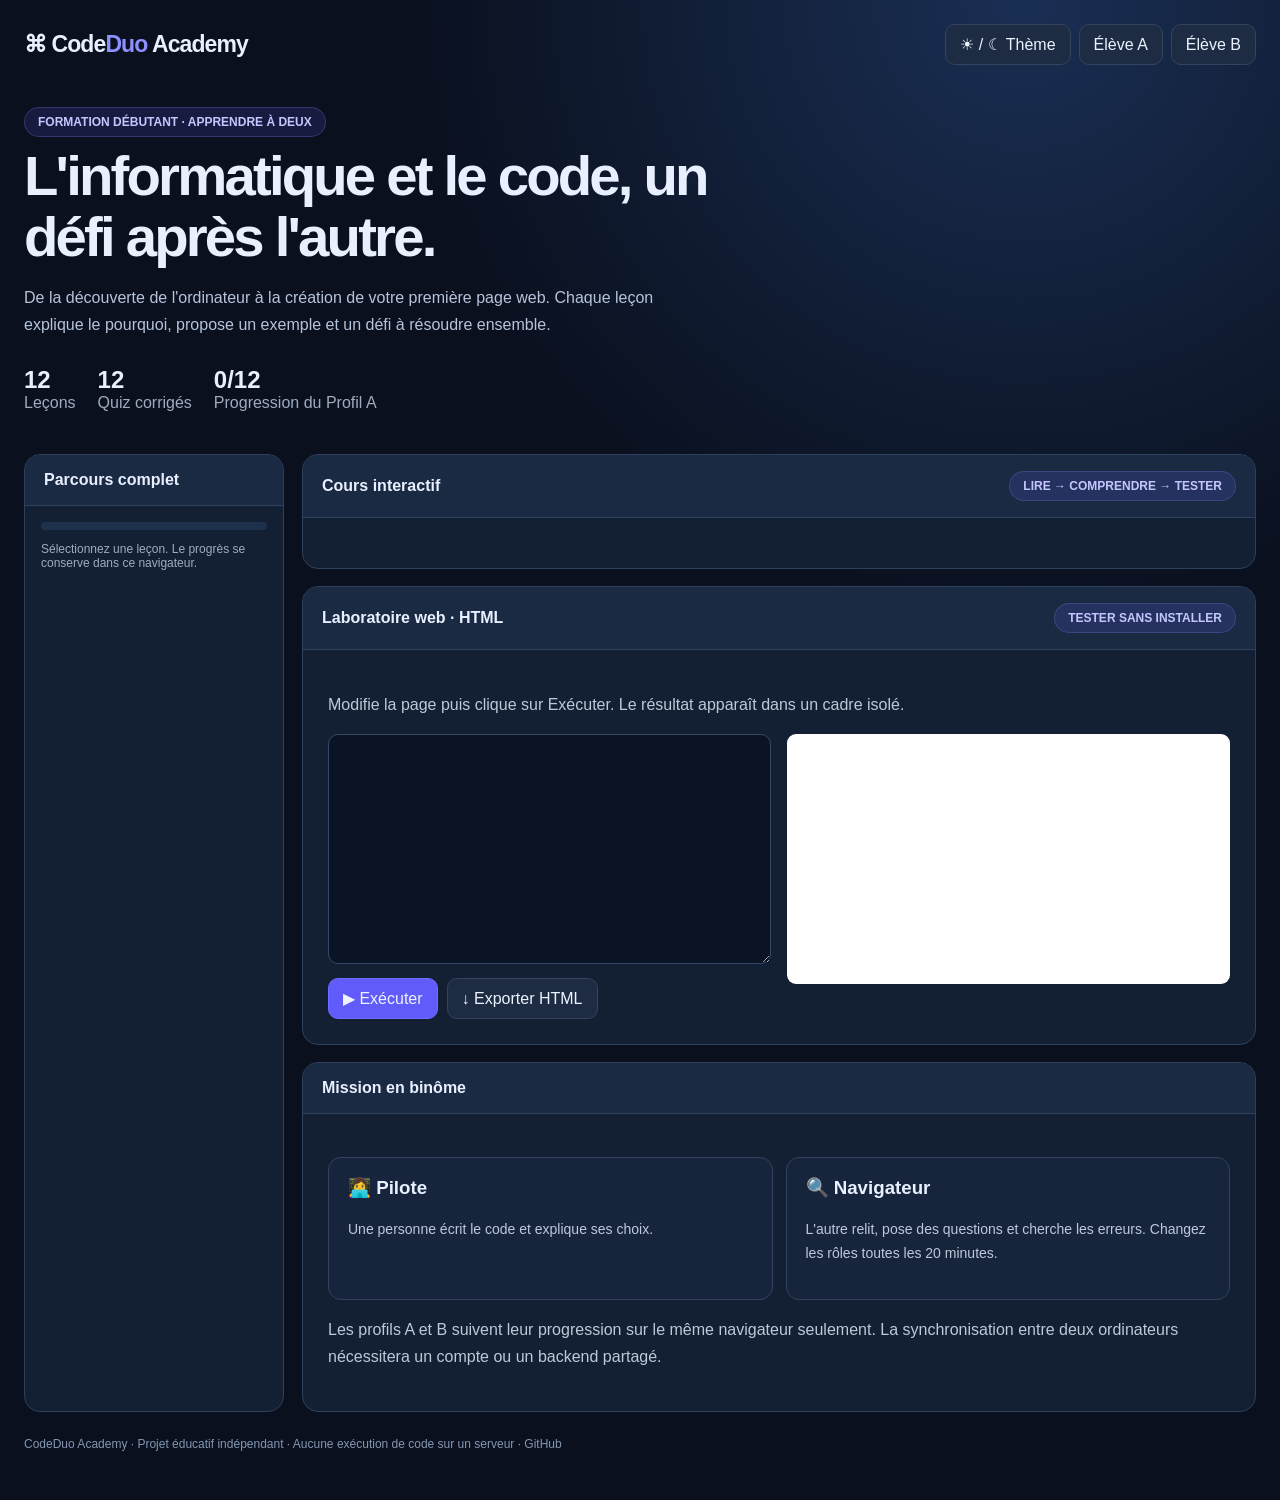
<file: initiation-duo/index.html>
<!doctype html><html lang="fr"><head><meta charset="utf-8"><meta name="viewport" content="width=device-width,initial-scale=1"><title>CodeDuo — Initiation à l'informatique et au code</title><link rel="stylesheet" href="./style.css"></head><body><div class="shell"><header class="top"><div class="brand">⌘ Code<span>Duo</span> Academy</div><div class="twin"><button id="theme">☀ / ☾ Thème</button><button data-profile="A">Élève A</button><button data-profile="B">Élève B</button></div></header><section class="hero"><div><span class="pill">FORMATION DÉBUTANT · APPRENDRE À DEUX</span><h1>L'informatique et le code, un défi après l'autre.</h1><p>De la découverte de l'ordinateur à la création de votre première page web. Chaque leçon explique le pourquoi, propose un exemple et un défi à résoudre ensemble.</p><div class="stats"><div><strong>12</strong><span class="muted">Leçons</span></div><div><strong>12</strong><span class="muted">Quiz corrigés</span></div><div><strong id="complete">0/12</strong><span class="muted">Progression du <span id="profile">Profil A</span></span></div></div></div></section><section class="layout"><aside class="panel"><div class="bar">Parcours complet</div><div style="padding:16px"><div class="progress"><i id="bar"></i></div><p class="muted" style="font-size:12px">Sélectionnez une leçon. Le progrès se conserve dans ce navigateur.</p></div><div class="nav" id="modules"></div></aside><main style="display:flex;flex-direction:column;gap:17px"><section class="panel"><div class="bar">Cours interactif <span class="pill">LIRE → COMPRENDRE → TESTER</span></div><div class="content" id="lesson"></div></section><section class="panel"><div class="bar">Laboratoire web · HTML <span class="pill">TESTER SANS INSTALLER</span></div><div class="content"><p>Modifie la page puis clique sur Exécuter. Le résultat apparaît dans un cadre isolé.</p><div class="grid2"><div><textarea id="code" class="edit" spellcheck="false" aria-label="Code HTML"></textarea><div style="display:flex;gap:9px;margin-top:10px"><button id="run" class="primary">▶ Exécuter</button><button id="download">↓ Exporter HTML</button></div></div><div><iframe id="preview" title="Aperçu de la page HTML" sandbox="allow-scripts" style="background:white;border:0;border-radius:9px;width:100%;min-height:250px"></iframe></div></div></div></section><section class="panel"><div class="bar">Mission en binôme</div><div class="content"><div class="tasks"><div class="task"><h3>👩‍💻 Pilote</h3><p>Une personne écrit le code et explique ses choix.</p></div><div class="task"><h3>🔍 Navigateur</h3><p>L'autre relit, pose des questions et cherche les erreurs. Changez les rôles toutes les 20 minutes.</p></div></div><p class="muted">Les profils A et B suivent leur progression sur le même navigateur seulement. La synchronisation entre deux ordinateurs nécessitera un compte ou un backend partagé.</p></div></section></main></section><footer class="footer">CodeDuo Academy · Projet éducatif indépendant · Aucune exécution de code sur un serveur · GitHub</footer></div><script src="./app.js"></script></body></html>
</file>
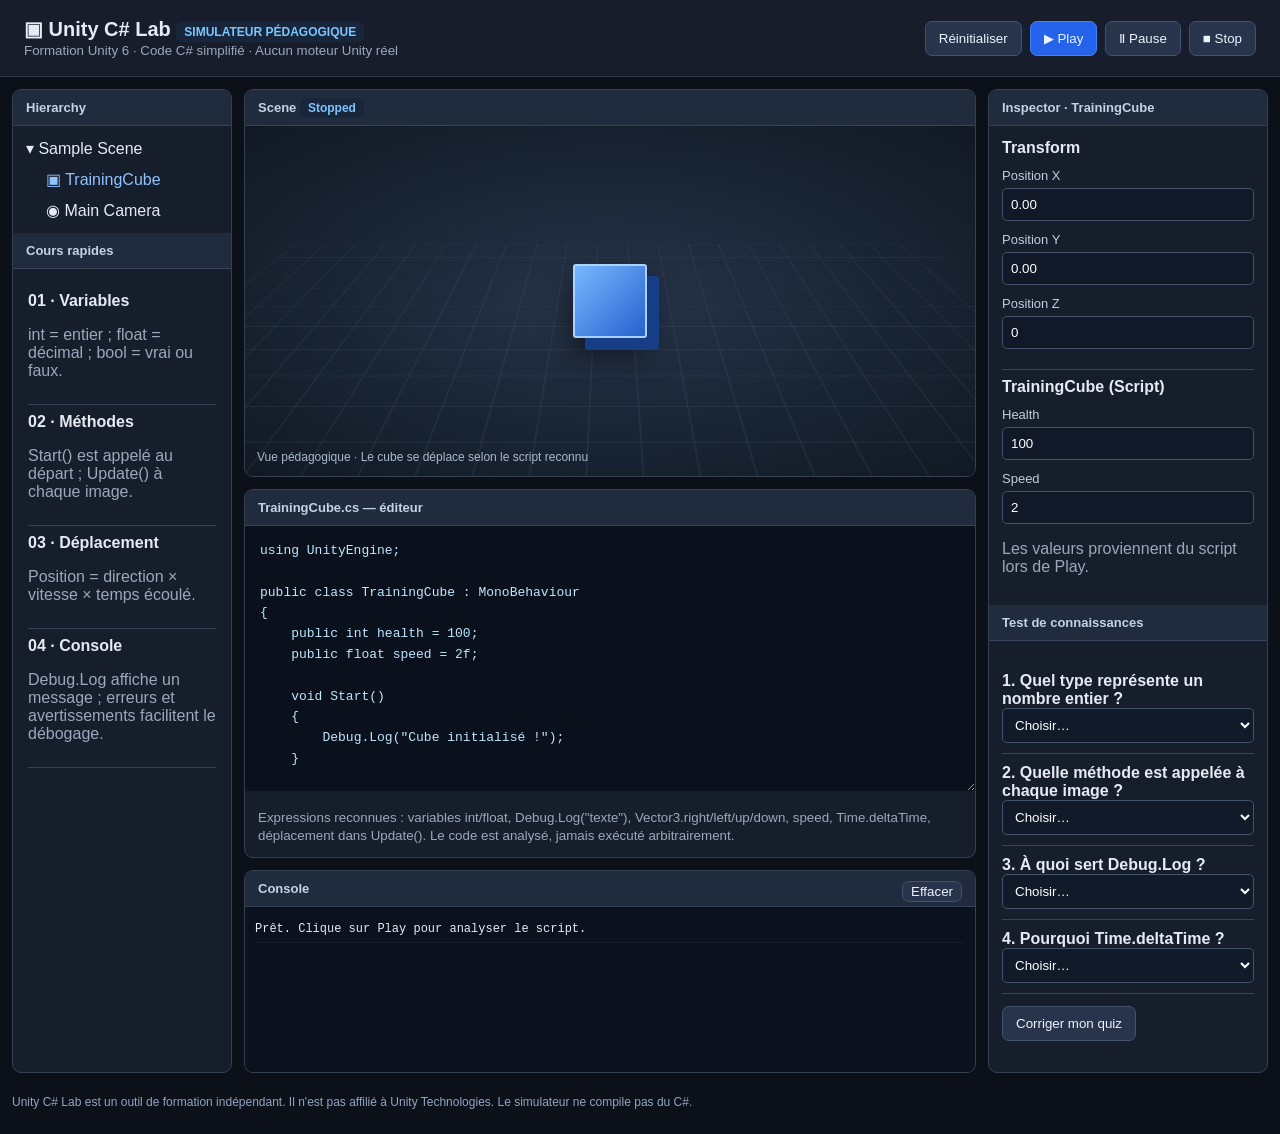
<file: unity-csharp-lab/index.html>
<!DOCTYPE html><html lang="fr"><head><meta charset="utf-8"><meta name="viewport" content="width=device-width,initial-scale=1"><title>Unity C# Lab</title><style>
:root{font-family:Inter,Segoe UI,sans-serif;color:#e6eaf4;background:#0c1018}*{box-sizing:border-box}body{margin:0}header{background:#171d2a;padding:17px 24px;border-bottom:1px solid #30394d;display:flex;align-items:center;justify-content:space-between}h1{font-size:20px;margin:0}small,.muted{color:#9ba8bc}nav{display:flex;gap:8px}button{background:#28344b;color:#ecf2ff;border:1px solid #43526f;border-radius:7px;padding:9px 13px;cursor:pointer}button:hover{background:#395073}.primary{background:#2563eb;border-color:#4180ff}main{display:grid;grid-template-columns:220px 1fr 280px;gap:12px;padding:12px;max-width:1600px;margin:auto}.panel{border:1px solid #344052;border-radius:9px;background:#161e2b;overflow:hidden}.head{padding:10px 13px;font-size:13px;background:#202b3d;color:#c3d2e9;border-bottom:1px solid #364359;font-weight:700}.body{padding:13px}.scene{position:relative;min-height:350px;background:radial-gradient(ellipse at center,#263348,#101923);overflow:hidden}.grid{position:absolute;inset:0;background-image:linear-gradient(#6d86a122 1px,transparent 1px),linear-gradient(90deg,#6d86a122 1px,transparent 1px);background-size:35px 35px;transform:perspective(470px) rotateX(48deg) scale(1.4);transform-origin:center 80%;pointer-events:none}.cube{position:absolute;width:74px;height:74px;background:linear-gradient(135deg,#78b8ff,#2761cf);box-shadow:12px 12px 0 #163d86,0 15px 30px #0008;border:2px solid #a7d3ff;border-radius:3px;top:50%;left:50%;transform:translate(-50%,-50%);transition:none}.scene-label{position:absolute;bottom:12px;left:12px;color:#aab8ce;font-size:12px}.indicator{padding:3px 8px;border-radius:5px;background:#17263b;color:#7cc6ff;font-size:12px}textarea{width:100%;min-height:265px;resize:vertical;background:#0b111c;color:#bfe6ff;font:13px/1.6 Consolas,monospace;border:0;padding:15px;outline:none;tab-size:4}input{width:100%;background:#111929;border:1px solid #40506d;color:white;border-radius:5px;padding:8px}label{display:block;color:#c0cce0;font-size:13px;margin:11px 0 5px}.console{height:165px;overflow:auto;background:#0b121d;padding:10px;font:12px/1.6 Consolas,monospace}.log{padding:3px 0;border-bottom:1px solid #ffffff0c}.error{color:#ff8293}.warn{color:#ffc46d}.success{color:#9ae9c5}.lessons{padding:15px}.lesson{border-bottom:1px solid #354156;padding:8px 0}.quiz{margin-top:8px}.question{padding:10px 0;border-bottom:1px solid #374253}select{background:#101a29;color:white;padding:8px;border:1px solid #43526f;border-radius:5px;width:100%}.footer{max-width:1600px;margin:0 auto;padding:10px 12px 25px;color:#91a5c5;font-size:12px}@media(max-width:1050px){main{grid-template-columns:1fr}.scene{min-height:310px}} 
</style></head><body>
<header><div><h1>▣ Unity C# Lab <span class="indicator">SIMULATEUR PÉDAGOGIQUE</span></h1><small>Formation Unity 6 · Code C# simplifié · Aucun moteur Unity réel</small></div><nav><button id="reset">Réinitialiser</button><button class="primary" id="play">▶ Play</button><button id="pause">Ⅱ Pause</button><button id="stop">■ Stop</button></nav></header>
<main>
<aside class="panel"><div class="head">Hierarchy</div><div class="body">▾ Sample Scene<div style="margin:12px 0 0 20px;color:#8fc3ff">▣ TrainingCube</div><div style="margin:12px 0 0 20px">◉ Main Camera</div></div><div class="head">Cours rapides</div><div class="lessons"><div class="lesson"><b>01 · Variables</b><p class="muted">int = entier ; float = décimal ; bool = vrai ou faux.</p></div><div class="lesson"><b>02 · Méthodes</b><p class="muted">Start() est appelé au départ ; Update() à chaque image.</p></div><div class="lesson"><b>03 · Déplacement</b><p class="muted">Position = direction × vitesse × temps écoulé.</p></div><div class="lesson"><b>04 · Console</b><p class="muted">Debug.Log affiche un message ; erreurs et avertissements facilitent le débogage.</p></div></div></aside>
<section style="min-width:0;display:flex;flex-direction:column;gap:12px"><div class="panel"><div class="head">Scene <span id="state" class="indicator">Stopped</span></div><div class="scene" id="scene"><div class="grid"></div><div class="cube" id="cube"></div><div class="scene-label">Vue pédagogique · Le cube se déplace selon le script reconnu</div></div></div><div class="panel"><div class="head">TrainingCube.cs — éditeur</div><textarea id="code" spellcheck="false">using UnityEngine;

public class TrainingCube : MonoBehaviour
{
    public int health = 100;
    public float speed = 2f;

    void Start()
    {
        Debug.Log("Cube initialisé !");
    }

    void Update()
    {
        transform.position += Vector3.right * speed * Time.deltaTime;
    }
}</textarea><div class="body"><small>Expressions reconnues : variables int/float, Debug.Log("texte"), Vector3.right/left/up/down, speed, Time.deltaTime, déplacement dans Update(). Le code est analysé, jamais exécuté arbitrairement.</small></div></div><div class="panel"><div class="head">Console <button id="clear" style="float:right;padding:2px 8px">Effacer</button></div><div class="console" id="console" aria-live="polite"></div></div></section>
<aside class="panel"><div class="head">Inspector · TrainingCube</div><div class="body"><b>Transform</b><label>Position X</label><input id="posx" value="0" readonly><label>Position Y</label><input id="posy" value="0" readonly><label>Position Z</label><input value="0" readonly><hr style="border:0;border-top:1px solid #39475e;margin-top:20px"><b>TrainingCube (Script)</b><label>Health</label><input id="health" value="100" readonly><label>Speed</label><input id="speed" value="2" readonly><p class="muted">Les valeurs proviennent du script lors de Play.</p></div><div class="head">Test de connaissances</div><div class="body quiz" id="quiz"></div></aside></main><div class="footer">Unity C# Lab est un outil de formation indépendant. Il n'est pas affilié à Unity Technologies. Le simulateur ne compile pas du C#.</div>
<script>
const $=id=>document.getElementById(id),sample=$('code').value;const questions=[{q:"Quel type représente un nombre entier ?",o:["float","bool","int"],a:2},{q:"Quelle méthode est appelée à chaque image ?",o:["Update()","Start()","Awake() uniquement"],a:0},{q:"À quoi sert Debug.Log ?",o:["Déplacer l'objet","Afficher un message","Créer un cube"],a:1},{q:"Pourquoi Time.deltaTime ?",o:["Pour gérer la durée d'une frame","Pour supprimer les erreurs","Pour augmenter les FPS"],a:0}];let answers={};$('quiz').innerHTML=questions.map((q,i)=>'<div class="question"><strong>'+(i+1)+'. '+q.q+'</strong><select data-q="'+i+'"><option value="">Choisir…</option>'+q.o.map((o,j)=>'<option value="'+j+'">'+o+'</option>').join('')+'</select></div>').join('')+'<button id="grade" style="margin-top:12px">Corriger mon quiz</button><p id="result"></p>';
document.querySelectorAll('select[data-q]').forEach(s=>s.addEventListener('change',()=>answers[s.dataset.q]=+s.value));$('grade').onclick=()=>{let n=questions.reduce((a,q,i)=>a+(answers[i]===q.a),0);$('result').textContent='Résultat : '+n+'/'+questions.length+' — '+(n===4?'Bravo !':'Révise les notions et recommence.')};
let running=false,paused=false,x=0,y=0,last=0,frame=0,model=null;
function log(message,type=''){const el=document.createElement('div');el.className='log '+type;el.textContent=message;$('console').prepend(el)}
function update(){const s=$('scene').getBoundingClientRect();$('cube').style.left='calc(50% + '+(x*28)+'px)';$('cube').style.top='calc(50% - '+(y*28)+'px)';$('posx').value=x.toFixed(2);$('posy').value=y.toFixed(2)}
function parse(code){let errors=[];for(let [bad,good] of [['Vector3.rigth','Vector3.right'],['Time.deltatime','Time.deltaTime'],['Debug.log','Debug.Log']])if(code.includes(bad))errors.push('CS1061 : '+bad+' introuvable (essayer '+good+')');let left=(code.match(/\{/g)||[]).length,right=(code.match(/\}/g)||[]).length;if(left!==right)errors.push('CS1513 : accolades { } non équilibrées');if(!/class\s+TrainingCube\s*:\s*MonoBehaviour/.test(code))errors.push('CS : classe TrainingCube : MonoBehaviour attendue');let speed=Number((code.match(/\bfloat\s+speed\s*=\s*([-\d.]+)f?\s*;/)||[])[1]??2),health=Number((code.match(/\bint\s+health\s*=\s*(-?\d+)\s*;/)||[])[1]??100);if(!Number.isFinite(speed))errors.push('Vitesse invalide');let update=code.match(/void\s+Update\s*\(\s*\)\s*\{([\s\S]*?)\}/)?.[1]||'';const dirs=[['Vector3.right',1,0],['Vector3.left',-1,0],['Vector3.up',0,1],['Vector3.down',0,-1]];let dir=dirs.find(d=>update.includes(d[0]));if(update.includes('transform.position')&&!dir)errors.push('Déplacement non reconnu : utilise Vector3.right, left, up ou down');if(dir&&!update.includes('Time.deltaTime'))log('Attention : déplacement par image, dépendant des FPS','warn');if(dir&&!update.includes('speed'))log('Attention : la variable speed n’est pas utilisée','warn');return {errors,speed,health,dir,scaled:update.includes('Time.deltaTime'),logs:[...code.matchAll(/Debug\.Log\s*\(\s*"([^"]*)"\s*\)\s*;/g)].map(m=>m[1])}}
function start(){stop(false);$('console').innerHTML='';model=parse($('code').value);model.errors.forEach(e=>log(e,'error'));if(model.errors.length){$('state').textContent='Error';return}x=0;y=0;running=true;paused=false;last=performance.now();$('health').value=model.health;$('speed').value=model.speed;model.logs.forEach(m=>log(m,'success'));log('Play lancé : simulation simplifiée','success');$('state').textContent='Playing';update();requestAnimationFrame(tick)}
function tick(now){if(!running||paused)return;const dt=Math.min((now-last)/1000,.05);last=now;if(model.dir){const k=model.speed*(model.scaled?dt:1);x+=model.dir[1]*k;y+=model.dir[2]*k}if(Math.abs(x)>14||Math.abs(y)>10){log('Objet hors de la zone visible','warn');running=false;$('state').textContent='Stopped'}update();if(running)requestAnimationFrame(tick)}
function stop(write=true){running=false;paused=false;x=0;y=0;update();$('state').textContent='Stopped';if(write)log('Play arrêté')}
$('play').onclick=start;$('pause').onclick=()=>{if(!running)return;paused=!paused;$('state').textContent=paused?'Paused':'Playing';if(!paused){last=performance.now();requestAnimationFrame(tick)}};$('stop').onclick=()=>stop();$('clear').onclick=()=>$('console').innerHTML='';$('reset').onclick=()=>{$('code').value=sample;stop();log('Code réinitialisé','success')};update();log('Prêt. Clique sur Play pour analyser le script.');
</script></body></html>
</file>
<file: initiation-duo/style.css>
:root{font-family:Inter,Segoe UI,Arial,sans-serif;color:#e8f0ff;background:#0a101e}*{box-sizing:border-box}body{margin:0;background:radial-gradient(circle at 80% 0,#1a2f54 0,transparent 34%),#0a101e;min-height:100vh}button,input,textarea{font:inherit}button{cursor:pointer;border:1px solid #34445f;background:#1d2b43;color:#ecf3ff;border-radius:10px;padding:10px 14px}button:hover{background:#2b4264}.primary{background:#605bfa;border-color:#706cff}.shell{max-width:1350px;margin:auto;padding:24px}.top{display:flex;align-items:center;justify-content:space-between;gap:12px;flex-wrap:wrap}.brand{font-weight:850;font-size:23px;letter-spacing:-.04em}.brand span{color:#8d91ff}.muted{color:#9facbf}.hero{display:flex;justify-content:space-between;gap:30px;align-items:center;padding:42px 0}.hero h1{font-size:clamp(32px,4.4vw,58px);letter-spacing:-.05em;max-width:750px;line-height:1.09;margin:8px 0}.hero p{max-width:670px;line-height:1.7;color:#b6c4db}.pill{border-radius:30px;background:#605bfa27;color:#c4c7ff;border:1px solid #6a68c35c;padding:7px 13px;font-size:12px;font-weight:700;display:inline-block}.stats{display:flex;gap:22px;flex-wrap:wrap;padding-top:12px}.stats strong{font-size:24px;display:block}.layout{display:grid;grid-template-columns:260px minmax(0,1fr);gap:18px}.panel{background:#131f32;border:1px solid #2e415c;border-radius:16px;overflow:hidden}.bar{padding:16px 19px;background:#1a2a42;border-bottom:1px solid #30435e;font-weight:700;display:flex;justify-content:space-between;align-items:center}.nav{padding:10px}.nav button{border:0;width:100%;text-align:left;background:transparent;padding:13px;color:#c8d6ed}.nav button.active{background:#615cf52b;color:white;border-left:3px solid #8985ff}.content{padding:25px}.content h2{margin-top:0;font-size:29px;letter-spacing:-.03em}.content p{line-height:1.7;color:#bcc9db}.content pre{border:1px solid #334666;background:#0a1425;border-radius:10px;padding:19px;overflow:auto;color:#a7e8d0;line-height:1.6}.note{padding:16px;border:1px solid #475487;background:#272f54;border-radius:10px;line-height:1.6}.tasks{display:grid;grid-template-columns:repeat(2,1fr);gap:13px;margin-top:18px}.task{padding:19px;background:#17253c;border:1px solid #31445f;border-radius:13px}.task h3{margin-top:0}.task p{font-size:14px}.quiz label{display:block;border:1px solid #354a68;border-radius:9px;padding:12px;margin:8px 0}.quiz label:hover{background:#213551}.result{font-weight:700;min-height:24px;margin-top:9px}.edit{width:100%;height:230px;background:#0a1425;border:1px solid #354866;color:#b2e0ff;border-radius:10px;padding:15px;font:13px/1.6 Consolas,monospace;tab-size:4}.preview{min-height:100px;background:#fff;color:#202938;padding:17px;border-radius:10px;overflow:auto}.grid2{display:grid;grid-template-columns:1fr 1fr;gap:16px}.footer{padding:25px 0;color:#8496b2;font-size:12px}.progress{height:8px;background:#1e314c;border-radius:20px;overflow:hidden}.progress i{display:block;height:100%;background:#7478ff;width:0}.twin{display:flex;gap:8px;flex-wrap:wrap}.twin button.selected{background:#5257be}.light{background:#f4f7fe;color:#1a2940}.light .panel{background:#fff;border-color:#d7e1ef}.light .bar{background:#e8effa;color:#223554}.light .content p,.light .muted{color:#53647f}.light .nav button{color:#334766}.light .nav button.active{background:#e2e5ff}.light .task{background:#f2f6fc;border-color:#d8e3f1}.light .quiz label{border-color:#d5dfed}.light .note{background:#e9edff;color:#36436d}.light .hero p{color:#526782}@media(max-width:850px){.layout,.grid2{grid-template-columns:1fr}.hero{padding:28px 0}.shell{padding:15px}.tasks{grid-template-columns:1fr}.content{padding:18px}}
</file>
